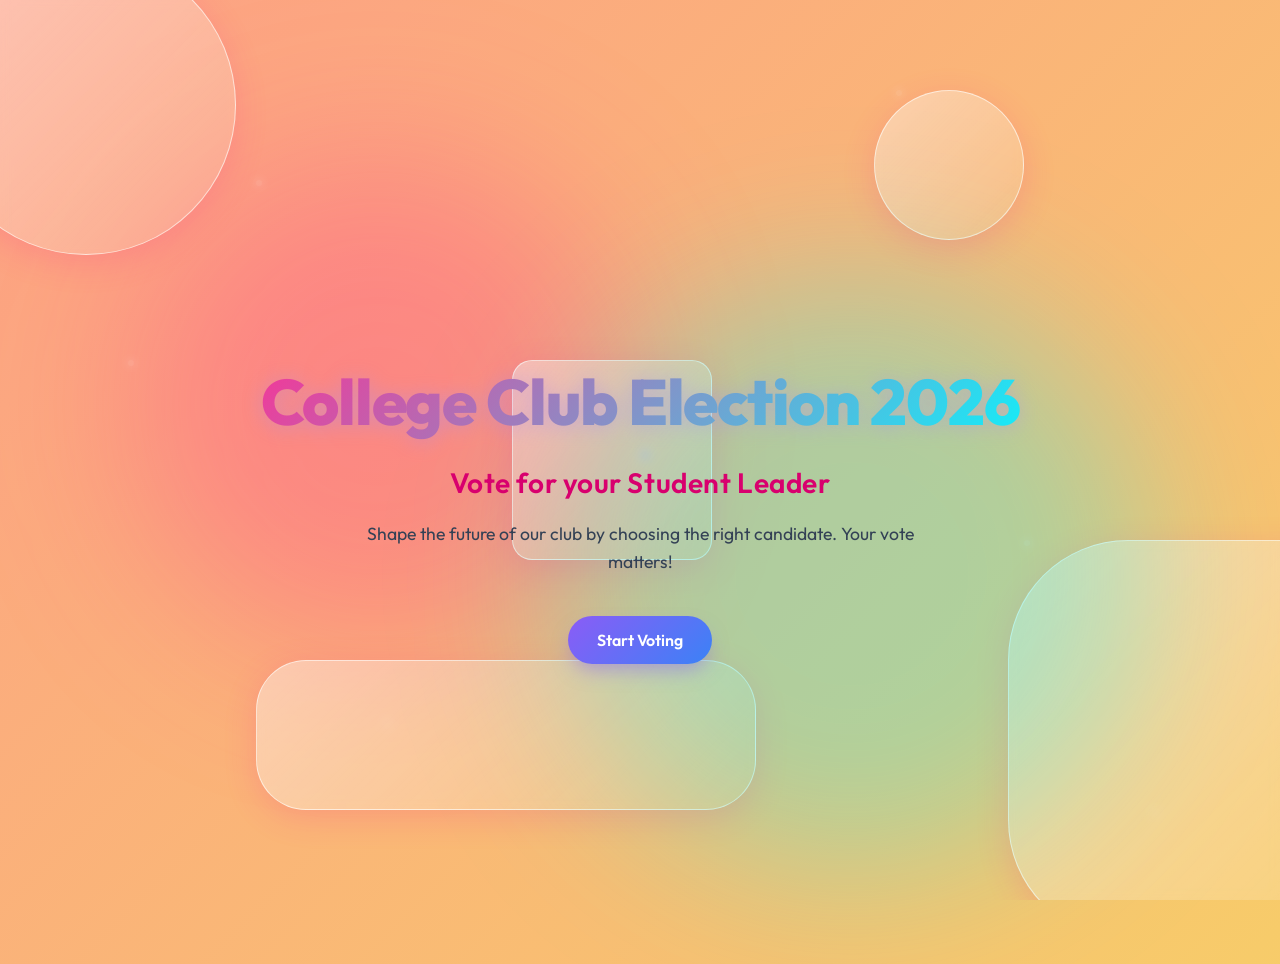
<file: index.html>
<!DOCTYPE html>
<html lang="en">
<head>
    <meta charset="UTF-8">
    <meta name="viewport" content="width=device-width, initial-scale=1.0">
    <title>College Club Election 2026</title>
    <link rel="stylesheet" href="css/style.css">
    <link href="https://fonts.googleapis.com/css2?family=Inter:wght@400;600;800&display=swap" rel="stylesheet">
</head>
<body class="home-page">
    <div class="background-particles">
        <div class="particle"></div>
        <div class="particle"></div>
        <div class="particle"></div>
        <div class="particle"></div>
        <div class="particle"></div>
        <div class="particle"></div>
        <div class="particle"></div>
    </div>
    <div class="floating-shapes">
        <div class="f-shape"></div>
        <div class="f-shape"></div>
        <div class="f-shape"></div>
        <div class="f-shape"></div>
        <div class="f-shape"></div>
    </div>
    <div class="container fade-in">
        <div class="hero-section">
            <h1 class="gradient-text">College Club Election 2026</h1>
            <p class="subtitle">Vote for your Student Leader</p>
            <p class="description">Shape the future of our club by choosing the right candidate. Your vote matters!</p>
            <a href="login.html" class="btn btn-primary pulse">Start Voting</a>
        </div>
    </div>
</body>
</html>
</file>
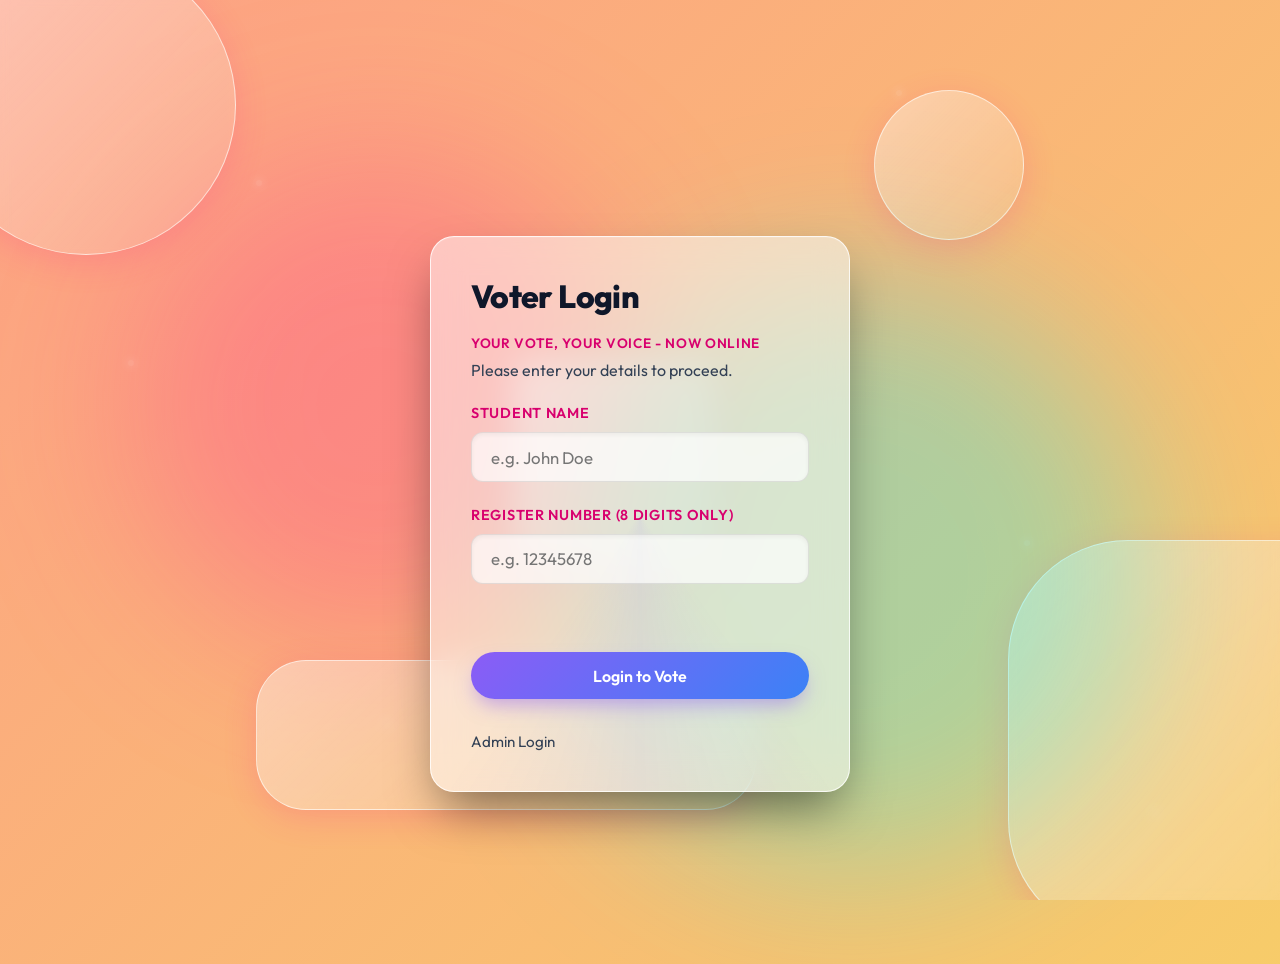
<file: login.html>
<!DOCTYPE html>
<html lang="en">
<head>
    <meta charset="UTF-8">
    <meta name="viewport" content="width=device-width, initial-scale=1.0">
    <title>Voter Login</title>
    <link rel="stylesheet" href="css/style.css">
    <link href="https://fonts.googleapis.com/css2?family=Inter:wght@400;600;800&display=swap" rel="stylesheet">
</head>
<body>
    <div class="background-particles">
        <div class="particle"></div>
        <div class="particle"></div>
        <div class="particle"></div>
        <div class="particle"></div>
        <div class="particle"></div>
        <div class="particle"></div>
        <div class="particle"></div>
    </div>
    <div class="floating-shapes">
        <div class="f-shape"></div>
        <div class="f-shape"></div>
        <div class="f-shape"></div>
        <div class="f-shape"></div>
        <div class="f-shape"></div>
    </div>
    <div class="container slide-up">
        <div class="card login-card glassmorphism">
            <h2>Voter Login</h2>
            <p style="color: var(--primary-hover); font-weight: 600; text-transform: uppercase; font-size: 0.85rem; letter-spacing: 0.05em; margin-bottom: 0.5rem;">Your vote, your voice - now online</p>
            <p class="text-muted" style="margin-bottom: 1.5rem;">Please enter your details to proceed.</p>
            <form id="loginForm">
                <div class="input-group">
                    <label for="studentName">Student Name</label>
                    <input type="text" id="studentName" placeholder="e.g. John Doe" pattern="[A-Za-z\s]+" title="Only alphabets and spaces are allowed" required>
                </div>
                <div class="input-group">
                    <label for="registerNumber">Register Number (8 Digits Only)</label>
                    <input type="text" id="registerNumber" placeholder="e.g. 12345678" pattern="[0-9]{8}" maxlength="8" title="Register number must be exactly 8 digits" required>
                </div>
                
                <div id="loginError" class="error-message"></div>
                
                <button type="submit" class="btn btn-primary w-100">Login to Vote</button>
            </form>
            <div class="links mt-4">
                <a href="admin.html" class="link-secondary">Admin Login</a>
            </div>
        </div>
    </div>
    <script src="js/script.js"></script>
</body>
</html>
</file>
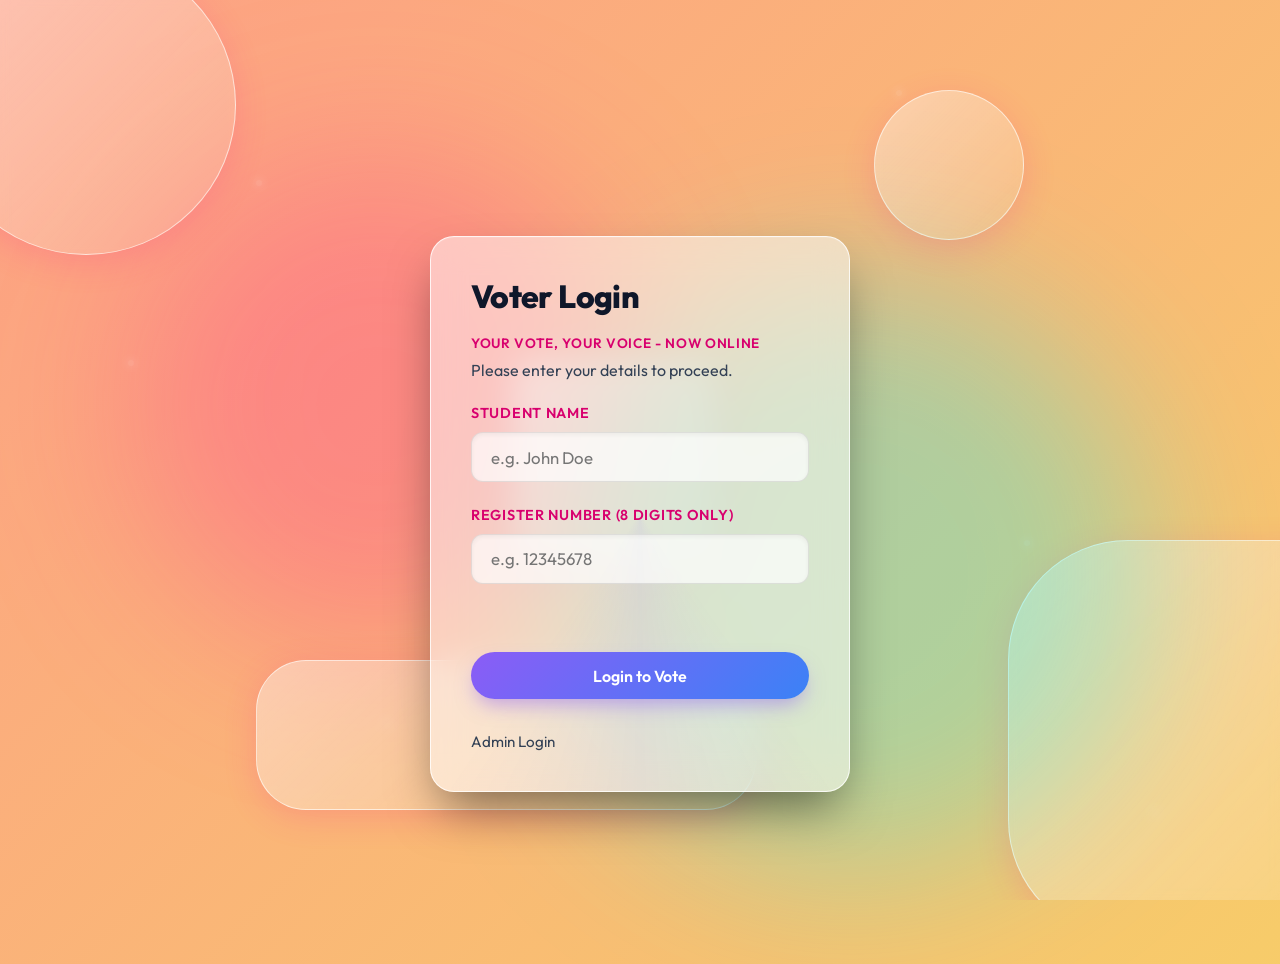
<file: vote.html>
<!DOCTYPE html>
<html lang="en">
<head>
    <meta charset="UTF-8">
    <meta name="viewport" content="width=device-width, initial-scale=1.0">
    <title>Vote for Candidate</title>
    <link rel="stylesheet" href="css/style.css">
    <link href="https://fonts.googleapis.com/css2?family=Inter:wght@400;600;800&display=swap" rel="stylesheet">
</head>
<body>
    <div class="background-particles">
        <div class="particle"></div>
        <div class="particle"></div>
        <div class="particle"></div>
        <div class="particle"></div>
        <div class="particle"></div>
        <div class="particle"></div>
        <div class="particle"></div>
    </div>
    <div class="floating-shapes">
        <div class="f-shape"></div>
        <div class="f-shape"></div>
        <div class="f-shape"></div>
        <div class="f-shape"></div>
        <div class="f-shape"></div>
    </div>
    <div class="user-info-bar">
        Welcome, <span id="displayUserName">Student</span>
        <button id="logoutBtn" class="btn btn-sm btn-outline">Logout</button>
    </div>

    <div class="container fade-in">
        <h2 class="text-center mb-4">Select Your Candidate</h2>
        
        <div id="candidatesList" class="grid-container">
            <!-- Candidate cards injected here via JS -->
        </div>

        <div id="voteConfirmation" class="hidden text-center success-box mt-4">
            <h3>✅ Your vote has been recorded successfully!</h3>
            <p>Redirecting to results...</p>
        </div>
    </div>
    
    <script src="js/script.js"></script>
    <script>
        // Check if user is logged in
        document.addEventListener('DOMContentLoaded', () => {
            app.checkAuth();
            app.renderCandidates();
        });
    </script>
</body>
</html>
</file>
<file: css/style.css>
@import url('https://fonts.googleapis.com/css2?family=Outfit:wght@300;400;600;800&display=swap');

:root {
    --primary: #FF2E93;
    --primary-hover: #D8006E;
    --secondary: #08F7FE;
    --background: #FFDDE1;
    --surface: rgba(255, 255, 255, 0.5);
    --surface-hover: rgba(255, 255, 255, 0.8);
    --text-primary: #0F172A;
    --text-secondary: #334155;
    --border: rgba(255, 255, 255, 0.8);
    --border-highlight: rgba(255, 46, 147, 0.5);
    --danger: #FF3366;
    --shadow-color: rgba(255, 46, 147, 0.3);
}

* {
    margin: 0;
    padding: 0;
    box-sizing: border-box;
    font-family: 'Outfit', sans-serif;
}

/* Background Animation Masterclass */
body {
    background: linear-gradient(-45deg, #FF9A9E, #FECFEF, #A1C4FD, #C2E9FB, #F6D365, #FDA085);
    background-size: 600% 600%;
    animation: gradientBG 20s ease infinite;
    color: var(--text-primary);
    min-height: 100vh;
    display: flex;
    flex-direction: column;
    align-items: center;
    justify-content: center;
    position: relative;
    overflow-x: hidden;
}

@keyframes gradientBG {
    0% { background-position: 0% 50%; }
    50% { background-position: 100% 50%; }
    100% { background-position: 0% 50%; }
}

/* Dynamic Floating Orbs to fill empty spaces */
body::before, body::after {
    content: '';
    position: absolute;
    border-radius: 50%;
    filter: blur(80px);
    z-index: -1;
    pointer-events: none;
    animation: floatOrb 20s infinite alternate;
}

body::before {
    top: 10%;
    left: 10%;
    width: 500px;
    height: 500px;
    background: rgba(255, 46, 147, 0.3);
    animation-duration: 25s;
}

body::after {
    bottom: 10%;
    right: 10%;
    width: 600px;
    height: 600px;
    background: rgba(8, 247, 254, 0.3);
    animation-duration: 30s;
    animation-direction: alternate-reverse;
}

/* Extra animated particle layers */
.background-particles {
    position: fixed;
    top: 0;
    left: 0;
    width: 100%;
    height: 100%;
    pointer-events: none;
    z-index: -1;
    overflow: hidden;
}

.particle {
    position: absolute;
    width: 6px;
    height: 6px;
    background: rgba(255, 255, 255, 0.1);
    border-radius: 50%;
    box-shadow: 0 0 10px rgba(255, 255, 255, 0.3);
    animation: floatParticle 15s infinite linear;
}

/* Individual particle placements */
.particle:nth-child(1) { top: 20%; left: 20%; animation-duration: 20s; animation-delay: -5s; }
.particle:nth-child(2) { top: 60%; left: 80%; animation-duration: 25s; animation-delay: -10s; }
.particle:nth-child(3) { top: 80%; left: 30%; animation-duration: 18s; animation-delay: -2s; }
.particle:nth-child(4) { top: 40%; left: 10%; animation-duration: 22s; animation-delay: -7s; }
.particle:nth-child(5) { top: 10%; left: 70%; animation-duration: 19s; animation-delay: -12s; }
.particle:nth-child(6) { top: 90%; left: 90%; animation-duration: 24s; animation-delay: -3s; }
.particle:nth-child(7) { top: 50%; left: 50%; animation-duration: 21s; animation-delay: -9s; width: 10px; height: 10px; background: rgba(167,139,250,0.3); }

@keyframes floatOrb {
    0% { transform: translate(0, 0) scale(1); }
    33% { transform: translate(30px, -50px) scale(1.1); }
    66% { transform: translate(-20px, 20px) scale(0.9); }
    100% { transform: translate(0, 0) scale(1); }
}

@keyframes floatParticle {
    0% { transform: translateY(0) translateX(0) rotate(0deg); opacity: 0; }
    10% { opacity: 1; }
    90% { opacity: 1; }
    100% { transform: translateY(-1000px) translateX(200px) rotate(360deg); opacity: 0; }
}

/* Giant Floating Shapes */
.floating-shapes {
    position: fixed;
    top: 0; left: 0; width: 100%; height: 100%;
    pointer-events: none; z-index: -1;
    overflow: hidden;
}
.f-shape {
    position: absolute;
    background: linear-gradient(135deg, rgba(255,255,255,0.4), rgba(255,255,255,0.1));
    backdrop-filter: blur(5px);
    border: 1px solid rgba(255,255,255,0.6);
    box-shadow: 0 8px 32px 0 rgba(255,46,147, 0.2);
    animation: floatShape 25s infinite linear;
}
.f-shape:nth-child(1) { width: 300px; height: 300px; top: -5%; left: -5%; animation-duration: 35s; border-radius: 50%; }
.f-shape:nth-child(2) { width: 400px; height: 400px; top: 60%; right: -10%; animation-duration: 45s; animation-direction: reverse; border-radius: 30%; }
.f-shape:nth-child(3) { width: 200px; height: 200px; top: 40%; left: 40%; animation-duration: 20s; border-radius: 10%; }
.f-shape:nth-child(4) { width: 500px; height: 150px; bottom: 10%; left: 20%; animation-duration: 30s; border-radius: 50px; }
.f-shape:nth-child(5) { width: 150px; height: 150px; top: 10%; right: 20%; animation-duration: 22s; border-radius: 50%; }

@keyframes floatShape {
    0% { transform: translateY(0) rotate(0deg); }
    33% { transform: translateY(100px) rotate(120deg); }
    66% { transform: translateY(-50px) rotate(240deg); }
    100% { transform: translateY(0) rotate(360deg); }
}

.container {
    width: 100%;
    max-width: 1200px;
    padding: 2.5rem;
    margin: 0 auto;
    position: relative;
    z-index: 10;
}

.max-w-lg {
    max-width: 800px;
    margin: 0 auto;
}

/* Typography */
h1, h2, h3 {
    margin-bottom: 1.2rem;
    line-height: 1.2;
    letter-spacing: -0.02em;
}

h2 {
    font-size: 2rem;
    font-weight: 800;
}

.gradient-text {
    font-size: 4rem;
    font-weight: 800;
    background: linear-gradient(135deg, #FF2E93 10%, #08F7FE 90%);
    -webkit-background-clip: text;
    background-clip: text;
    -webkit-text-fill-color: transparent;
    margin-bottom: 1.5rem;
    filter: drop-shadow(0px 2px 10px rgba(167, 139, 250, 0.4));
}

.text-center { text-align: center; }
.text-muted { color: var(--text-secondary); }
.mb-4 { margin-bottom: 2rem; }
.mt-4 { margin-top: 2rem; }

/* Buttons */
.btn {
    display: inline-flex;
    align-items: center;
    justify-content: center;
    padding: 0.85rem 1.8rem;
    border-radius: 999px; /* Pill shape */
    font-weight: 600;
    font-size: 1rem;
    cursor: pointer;
    transition: all 0.4s cubic-bezier(0.175, 0.885, 0.32, 1.275);
    border: none;
    text-decoration: none;
    position: relative;
    overflow: hidden;
}

.btn-primary {
    background: linear-gradient(135deg, #8B5CF6, #3B82F6);
    color: white;
    box-shadow: 0 10px 20px -5px rgba(139, 92, 246, 0.5);
}

.btn-primary::after {
    content: '';
    position: absolute;
    top: 0; left: -100%; width: 50%; height: 100%;
    background: linear-gradient(90deg, transparent, rgba(255,255,255,0.2), transparent);
    transition: left 0.7s ease;
}

.btn-primary:hover {
    transform: translateY(-3px) scale(1.02);
    box-shadow: 0 15px 25px -5px rgba(139, 92, 246, 0.6);
}

.btn-primary:hover::after {
    left: 150%;
}

.btn-danger {
    background: rgba(239, 68, 68, 0.9);
    color: white;
}

.btn-danger:hover {
    background: #DC2626;
    transform: translateY(-2px);
    box-shadow: 0 10px 20px -5px rgba(239, 68, 68, 0.4);
}

.btn-outline {
    background: transparent;
    border: 1px solid var(--border-highlight);
    color: var(--text-primary);
    backdrop-filter: blur(5px);
}

.btn-outline:hover {
    background: rgba(167, 139, 250, 0.15);
    border-color: var(--primary);
    transform: translateY(-2px);
}

.btn-sm {
    padding: 0.5rem 1.2rem;
    font-size: 0.875rem;
}

.w-100 { width: 100%; }

/* Glassmorphism Cards */
.glassmorphism {
    background: var(--surface);
    backdrop-filter: blur(16px);
    -webkit-backdrop-filter: blur(16px);
    border: 1px solid var(--border);
    border-radius: 1.5rem;
    box-shadow: 0 25px 50px -12px rgba(0, 0, 0, 0.5), inset 0 1px 1px rgba(255,255,255,0.1);
    transition: all 0.4s ease;
}

.card {
    padding: 2.5rem;
}

.login-card {
    max-width: 420px;
    margin: 0 auto;
    position: relative;
    overflow: hidden;
}

.login-card::before {
    content: '';
    position: absolute;
    top: -50%; left: -50%; width: 200%; height: 200%;
    background: conic-gradient(from 0deg, transparent 0%, transparent 40%, rgba(167, 139, 250, 0.1) 50%, transparent 60%, transparent 100%);
    animation: rotate 10s linear infinite;
    z-index: -1;
}

/* Forms */
.input-group {
    margin-bottom: 1.5rem;
    text-align: left;
}

.input-group label {
    display: block;
    margin-bottom: 0.6rem;
    color: var(--primary-hover);
    font-weight: 600;
    font-size: 0.9rem;
    letter-spacing: 0.05em;
    text-transform: uppercase;
}

.input-group input {
    width: 100%;
    padding: 0.85rem 1.2rem;
    border-radius: 0.75rem;
    border: 1px solid rgba(0,0,0,0.1);
    background: rgba(255, 255, 255, 0.7);
    color: var(--text-primary);
    font-size: 1.05rem;
    transition: all 0.3s ease;
    box-shadow: inset 0 2px 4px rgba(0,0,0,0.05);
}

.input-group input:focus {
    outline: none;
    border-color: var(--primary);
    background: rgba(255, 255, 255, 0.9);
    box-shadow: inset 0 2px 4px rgba(0,0,0,0.05), 0 0 15px rgba(255, 46, 147, 0.3);
}

.error-message {
    color: #FCA5A5;
    font-size: 0.9rem;
    margin-bottom: 1.5rem;
    text-align: center;
    min-height: 20px;
    font-weight: 500;
}

/* Hero Section */
.hero-section {
    text-align: center;
    padding: 5rem 1rem;
    position: relative;
}

.hero-section .subtitle {
    font-size: 1.75rem;
    color: var(--primary-hover);
    font-weight: 600;
    margin-bottom: 1.25rem;
    letter-spacing: 0.02em;
}

.hero-section .description {
    color: var(--text-secondary);
    max-width: 600px;
    margin: 0 auto 2.5rem;
    line-height: 1.6;
    font-size: 1.1rem;
}

/* Links */
.link-secondary {
    color: var(--text-secondary);
    text-decoration: none;
    font-size: 0.95rem;
    transition: color 0.3s;
    border-bottom: 1px solid transparent;
}

.link-secondary:hover {
    color: var(--primary-hover);
    border-bottom-color: var(--primary-hover);
}

/* Animations */
.fade-in { animation: fadeIn 1s cubic-bezier(0.16, 1, 0.3, 1); }
.slide-up { animation: slideUp 0.8s cubic-bezier(0.16, 1, 0.3, 1); }
.pulse { animation: pulse 3s infinite; }

@keyframes fadeIn {
    from { opacity: 0; }
    to { opacity: 1; }
}

@keyframes slideUp {
    from { opacity: 0; transform: translateY(30px) scale(0.95); }
    to { opacity: 1; transform: translateY(0) scale(1); }
}

@keyframes pulse {
    0% { box-shadow: 0 0 0 0 rgba(139, 92, 246, 0.4); }
    70% { box-shadow: 0 0 0 15px rgba(139, 92, 246, 0); }
    100% { box-shadow: 0 0 0 0 rgba(139, 92, 246, 0); }
}

@keyframes slowPulse {
    0%, 100% { opacity: 0.5; transform: translate(-50%, -50%) scale(1); }
    50% { opacity: 0.8; transform: translate(-50%, -50%) scale(1.1); }
}

@keyframes rotate {
    100% { transform: rotate(360deg); }
}

/* Nav & Top Bars */
.user-info-bar, .nav-bar {
    width: 100%;
    position: fixed;
    top: 0;
    left: 0;
    padding: 1.2rem 2.5rem;
    display: flex;
    justify-content: space-between;
    align-items: center;
    border-bottom: 1px solid rgba(255,255,255,0.05);
    background: rgba(11, 15, 25, 0.7);
    backdrop-filter: blur(20px);
    -webkit-backdrop-filter: blur(20px);
    z-index: 100;
}

.nav-bar h2 {
    margin: 0;
    font-size: 1.5rem;
    background: linear-gradient(135deg, #FF2E93, #08F7FE);
    -webkit-background-clip: text;
    background-clip: text;
    -webkit-text-fill-color: transparent;
}

/* Candidates Grid */
.grid-container {
    display: grid;
    grid-template-columns: repeat(auto-fit, minmax(300px, 1fr));
    gap: 2.5rem;
    width: 100%;
    margin-top: 3rem;
}

.two-cols {
    grid-template-columns: repeat(2, 1fr);
}

.candidate-card {
    text-align: center;
    transition: all 0.4s cubic-bezier(0.175, 0.885, 0.32, 1.275);
    border: 1px solid rgba(255,255,255,0.6);
    padding: 2.5rem 1.5rem;
    background: linear-gradient(180deg, rgba(255, 255, 255, 0.8) 0%, rgba(255, 255, 255, 0.5) 100%);
}

.candidate-card:hover {
    transform: translateY(-12px);
    border-color: var(--border-highlight);
    box-shadow: 0 20px 40px -10px rgba(139, 92, 246, 0.3), inset 0 0 20px rgba(167, 139, 250, 0.1);
}

.candidate-photo {
    width: 130px;
    height: 130px;
    border-radius: 50%;
    margin: 0 auto 1.5rem;
    object-fit: cover;
    border: 4px solid var(--background);
    box-shadow: 0 0 0 2px var(--primary-hover), 0 10px 20px rgba(0,0,0,0.4);
    background: white; /* Needed for transparent SVG avatars */
    transition: transform 0.4s ease;
}

.candidate-card:hover .candidate-photo {
    transform: scale(1.05) rotate(2deg);
}

.candidate-dept {
    display: inline-block;
    background: rgba(167, 139, 250, 0.15);
    color: var(--primary-hover);
    padding: 0.3rem 1rem;
    border-radius: 999px;
    font-size: 0.85rem;
    font-weight: 600;
    margin-bottom: 2rem;
    letter-spacing: 0.05em;
    text-transform: uppercase;
}

/* Results & Stats */
.stats-row {
    display: flex;
    gap: 2.5rem;
    margin-top: 6rem;
}

.stat-box {
    flex: 1;
    padding: 2rem;
    text-align: center;
}

.stat-box h3 {
    color: var(--text-secondary);
    font-size: 1.1rem;
    text-transform: uppercase;
    letter-spacing: 0.05em;
}

.stat-number {
    font-size: 3.5rem;
    font-weight: 800;
    margin-top: 0.5rem;
    background: linear-gradient(135deg, #FF2E93, #08F7FE);
    -webkit-background-clip: text;
    background-clip: text;
    -webkit-text-fill-color: transparent;
    filter: drop-shadow(0 2px 10px rgba(255, 46, 147, 0.3));
}

.winner-highlight {
    background: linear-gradient(145deg, rgba(245, 158, 11, 0.1), rgba(20, 25, 40, 0.6));
    border-color: rgba(245, 158, 11, 0.3);
}

.winner-highlight h3 {
    color: #FCD34D;
}

.winner-highlight .stat-number {
    background: linear-gradient(135deg, #FF2E93, #FBBF24);
    -webkit-background-clip: text;
    background-clip: text;
    -webkit-text-fill-color: transparent;
    filter: drop-shadow(0 0 20px rgba(251, 191, 36, 0.4));
}

.results-card {
    padding: 2.5rem;
    height: 450px;
    display: flex;
    align-items: center;
    justify-content: center;
    margin-top: 2.5rem;
}

.results-list {
    display: flex;
    flex-direction: column;
    gap: 1.2rem;
    max-width: 650px;
    margin: 0 auto;
}

.result-item {
    display: flex;
    justify-content: space-between;
    align-items: center;
    padding: 1.2rem 2rem;
    background: rgba(255, 255, 255, 0.5);
    border-radius: 1rem;
    border: 1px solid rgba(255,255,255,0.8);
    transition: transform 0.3s ease, background 0.3s ease;
}

.result-item:hover {
    transform: translateX(10px);
    background: rgba(255, 255, 255, 0.8);
    border-color: var(--primary);
}

.result-item strong {
    font-size: 1.1rem;
    letter-spacing: 0.02em;
}

/* Success Box */
.success-box {
    padding: 3rem;
    border: 1px solid rgba(52, 211, 153, 0.5);
    background: linear-gradient(145deg, rgba(16, 185, 129, 0.1), rgba(0,0,0,0.3));
    border-radius: 1.5rem;
    box-shadow: 0 0 30px rgba(16, 185, 129, 0.15);
}

.success-box h3 { 
    color: var(--secondary); 
    font-size: 1.8rem;
    margin-bottom: 0.5rem;
}

.success-box p {
    color: var(--text-secondary);
    font-size: 1.1rem;
}

.hidden { display: none !important; }

/* Table */
.table-container {
    overflow-x: auto;
    border-radius: 1rem;
    border: 1px solid rgba(255,255,255,0.05);
}

.data-table {
    width: 100%;
    border-collapse: collapse;
    text-align: left;
}

.data-table th, .data-table td {
    padding: 1.2rem 1.5rem;
    border-bottom: 1px solid rgba(255,255,255,0.05);
}

.data-table th {
    color: var(--primary-hover);
    font-weight: 600;
    text-transform: uppercase;
    letter-spacing: 0.05em;
    font-size: 0.85rem;
    background: rgba(0,0,0,0.2);
}

.data-table tbody tr {
    transition: background 0.3s ease;
}

.data-table tbody tr:hover {
    background: rgba(167, 139, 250, 0.08);
}

.data-table td {
    font-size: 0.95rem;
}

/* Utilities */
.margin-top-6 { margin-top: 6rem; }

html { height: 100%; }
body { min-height: 100%; margin-top: 4rem;} /* Adjust for fixed nav */
</file>
